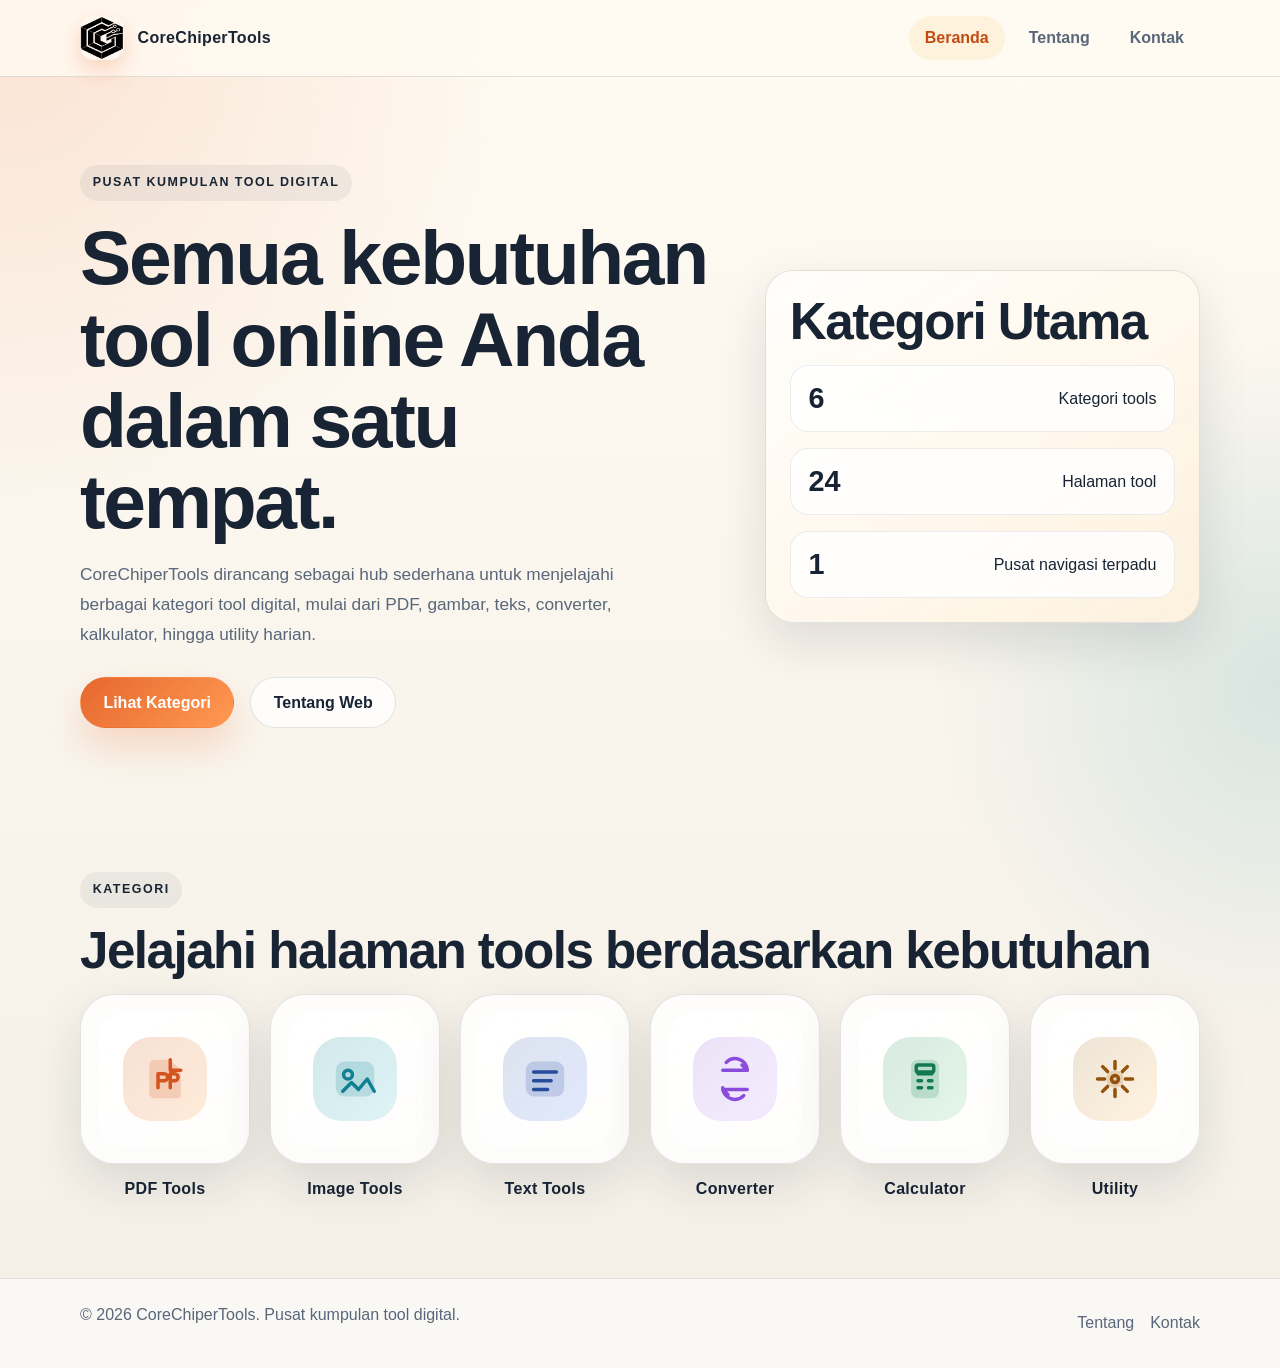
<file: index.html>
<!DOCTYPE html>
<html lang="id">
<head>
  <meta charset="UTF-8">
  <meta name="viewport" content="width=device-width, initial-scale=1.0">
  <title>CoreChiperTools | Pusat Tool Digital</title>
  <meta name="description" content="CoreChiperTools adalah pusat kumpulan tool digital dengan kategori PDF, gambar, teks, converter, kalkulator, dan utility.">
  <link rel="stylesheet" href="assets/css/style.css">
  <link rel="stylesheet" href="assets/css/index.css">
</head>
<body>
  <header class="site-header">
    <div class="container nav-wrap">
      <a class="brand" href="index.html">
        <img src="assets/images/logo.png" alt="Logo CoreChiperTools">
        <span>CoreChiperTools</span>
      </a>
      <button class="nav-toggle" type="button" aria-expanded="false" aria-label="Buka navigasi">Menu</button>
      <nav class="site-nav">
        <a href="index.html" class="active">Beranda</a>
        <a href="about.html">Tentang</a>
        <a href="contact.html">Kontak</a>
      </nav>
    </div>
  </header>

  <main>
    <section class="hero">
      <div class="container hero-grid">
        <div>
          <p class="eyebrow">Pusat Kumpulan Tool Digital</p>
          <h1>Semua kebutuhan tool online Anda dalam satu tempat.</h1>
          <p class="hero-copy">CoreChiperTools dirancang sebagai hub sederhana untuk menjelajahi berbagai kategori tool digital, mulai dari PDF, gambar, teks, converter, kalkulator, hingga utility harian.</p>
          <div class="hero-actions">
            <a class="button button-primary" href="#kategori">Lihat Kategori</a>
            <a class="button button-secondary" href="about.html">Tentang Web</a>
          </div>
        </div>
        <div class="hero-panel">
          <div class="panel-card">
            <h2>Kategori Utama</h2>
            <ul class="stat-list">
              <li><strong>6</strong><span>Kategori tools</span></li>
              <li><strong>24</strong><span>Halaman tool</span></li>
              <li><strong>1</strong><span>Pusat navigasi terpadu</span></li>
            </ul>
          </div>
        </div>
      </div>
    </section>

    <section class="section" id="kategori">
      <div class="container">
        <div class="section-heading">
          <p class="eyebrow">Kategori</p>
          <h2>Jelajahi halaman tools berdasarkan kebutuhan</h2>
        </div>
        <div class="icon-grid" aria-label="Kategori utama CoreChiperTools">
          <a class="icon-tile" href="pages/pdf.html" aria-label="PDF Tools" title="PDF Tools">
            <span class="icon-card pdf">
              <span class="icon-shape">
                <svg viewBox="0 0 64 64" aria-hidden="true"><path d="M20 10h18l12 12v30a2 2 0 0 1-2 2H20a6 6 0 0 1-6-6V16a6 6 0 0 1 6-6Z" fill="currentColor" opacity=".18"/><path d="M38 10v12h12" fill="none" stroke="currentColor" stroke-width="4" stroke-linecap="round" stroke-linejoin="round"/><path d="M24 34h7a4 4 0 1 0 0-8h-7v16m0-8h6m8-8h5a4 4 0 0 1 0 8h-5v8m0-16v16" fill="none" stroke="currentColor" stroke-width="4" stroke-linecap="round" stroke-linejoin="round"/></svg>
              </span>
            </span>
            <span class="icon-label">PDF Tools</span>
          </a>
          <a class="icon-tile" href="pages/image.html" aria-label="Image Tools" title="Image Tools">
            <span class="icon-card image">
              <span class="icon-shape">
                <svg viewBox="0 0 64 64" aria-hidden="true"><rect x="10" y="12" width="44" height="40" rx="10" fill="currentColor" opacity=".18"/><circle cx="24" cy="27" r="5" fill="none" stroke="currentColor" stroke-width="4"/><path d="m18 46 10-10 8 8 10-12 8 14" fill="none" stroke="currentColor" stroke-width="4" stroke-linecap="round" stroke-linejoin="round"/></svg>
              </span>
            </span>
            <span class="icon-label">Image Tools</span>
          </a>
          <a class="icon-tile" href="pages/text.html" aria-label="Text Tools" title="Text Tools">
            <span class="icon-card text">
              <span class="icon-shape">
                <svg viewBox="0 0 64 64" aria-hidden="true"><rect x="10" y="12" width="44" height="40" rx="10" fill="currentColor" opacity=".18"/><path d="M19 24h26M19 34h20M19 44h16" fill="none" stroke="currentColor" stroke-width="4" stroke-linecap="round"/></svg>
              </span>
            </span>
            <span class="icon-label">Text Tools</span>
          </a>
          <a class="icon-tile" href="pages/converter.html" aria-label="Converter Tools" title="Converter Tools">
            <span class="icon-card converter">
              <span class="icon-shape">
                <svg viewBox="0 0 64 64" aria-hidden="true"><path d="M18 22h28l-6-6m6 28H18l6 6" fill="none" stroke="currentColor" stroke-width="4" stroke-linecap="round" stroke-linejoin="round"/><path d="M46 22a14 14 0 0 0-24-9m-4 29a14 14 0 0 0 24 9" fill="none" stroke="currentColor" stroke-width="4" stroke-linecap="round"/></svg>
              </span>
            </span>
            <span class="icon-label">Converter</span>
          </a>
          <a class="icon-tile" href="pages/calculator.html" aria-label="Calculator Tools" title="Calculator Tools">
            <span class="icon-card calculator">
              <span class="icon-shape">
                <svg viewBox="0 0 64 64" aria-hidden="true"><rect x="16" y="10" width="32" height="44" rx="8" fill="currentColor" opacity=".18"/><rect x="22" y="16" width="20" height="8" rx="2" fill="none" stroke="currentColor" stroke-width="4"/><path d="M24 34h4m8 0h4m-16 8h4m8 0h4m-16-16h16" fill="none" stroke="currentColor" stroke-width="4" stroke-linecap="round"/></svg>
              </span>
            </span>
            <span class="icon-label">Calculator</span>
          </a>
          <a class="icon-tile" href="pages/utility.html" aria-label="Utility Tools" title="Utility Tools">
            <span class="icon-card utility">
              <span class="icon-shape">
                <svg viewBox="0 0 64 64" aria-hidden="true"><path d="M32 12v8m0 24v8m20-20h-8M20 32h-8m34.14-14.14-5.66 5.66M23.52 40.48l-5.66 5.66m0-28.28 5.66 5.66m16.96 16.96 5.66 5.66" fill="none" stroke="currentColor" stroke-width="4" stroke-linecap="round"/><circle cx="32" cy="32" r="10" fill="currentColor" opacity=".18"/><circle cx="32" cy="32" r="4" fill="none" stroke="currentColor" stroke-width="4"/></svg>
              </span>
            </span>
            <span class="icon-label">Utility</span>
          </a>
        </div>
      </div>
    </section>
  </main>

  <footer class="site-footer">
    <div class="container footer-wrap">
      <p>&copy; <span id="year"></span> CoreChiperTools. Pusat kumpulan tool digital.</p>
      <div class="footer-links">
        <a href="about.html">Tentang</a>
        <a href="contact.html">Kontak</a>
      </div>
    </div>
  </footer>

  <script src="assets/js/main.js"></script>
</body>
</html>
</file>
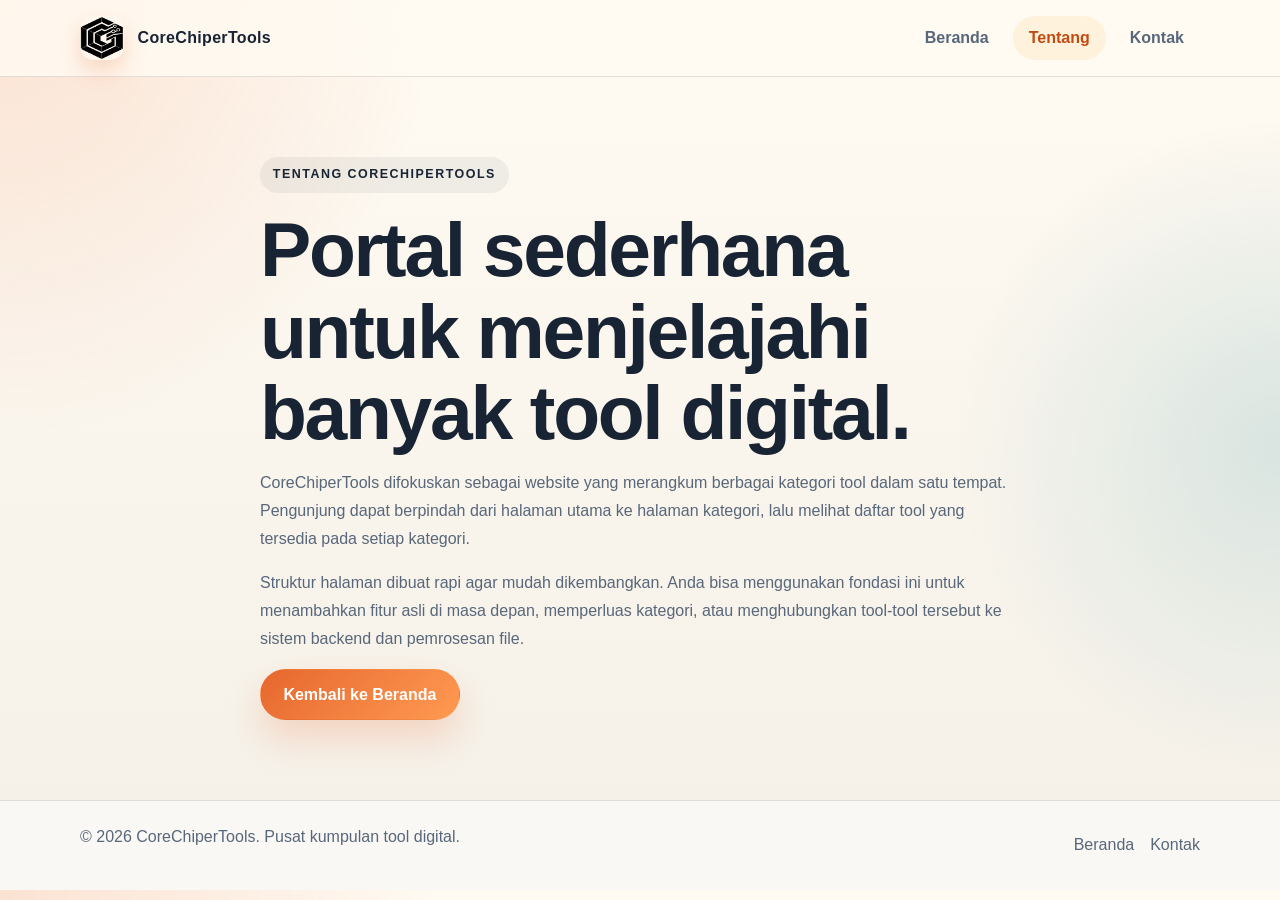
<file: about.html>
<!DOCTYPE html>
<html lang="id">
<head>
  <meta charset="UTF-8">
  <meta name="viewport" content="width=device-width, initial-scale=1.0">
  <title>Tentang | CoreChiperTools</title>
  <meta name="description" content="Tentang CoreChiperTools sebagai pusat kumpulan tool digital.">
  <link rel="stylesheet" href="assets/css/style.css">
</head>
<body>
  <header class="site-header">
    <div class="container nav-wrap">
      <a class="brand" href="index.html">
        <img src="assets/images/logo.png" alt="Logo CoreChiperTools">
        <span>CoreChiperTools</span>
      </a>
      <button class="nav-toggle" type="button" aria-expanded="false" aria-label="Buka navigasi">Menu</button>
      <nav class="site-nav">
        <a href="index.html">Beranda</a>
        <a href="about.html" class="active">Tentang</a>
        <a href="contact.html">Kontak</a>
      </nav>
    </div>
  </header>

  <main class="section">
    <div class="container narrow">
      <p class="eyebrow">Tentang CoreChiperTools</p>
      <h1>Portal sederhana untuk menjelajahi banyak tool digital.</h1>
      <p>CoreChiperTools difokuskan sebagai website yang merangkum berbagai kategori tool dalam satu tempat. Pengunjung dapat berpindah dari halaman utama ke halaman kategori, lalu melihat daftar tool yang tersedia pada setiap kategori.</p>
      <p>Struktur halaman dibuat rapi agar mudah dikembangkan. Anda bisa menggunakan fondasi ini untuk menambahkan fitur asli di masa depan, memperluas kategori, atau menghubungkan tool-tool tersebut ke sistem backend dan pemrosesan file.</p>
      <a class="button button-primary" href="index.html">Kembali ke Beranda</a>
    </div>
  </main>

  <footer class="site-footer">
    <div class="container footer-wrap">
      <p>&copy; <span id="year"></span> CoreChiperTools. Pusat kumpulan tool digital.</p>
      <div class="footer-links">
        <a href="index.html">Beranda</a>
        <a href="contact.html">Kontak</a>
      </div>
    </div>
  </footer>

  <script src="assets/js/main.js"></script>
</body>
</html>
</file>
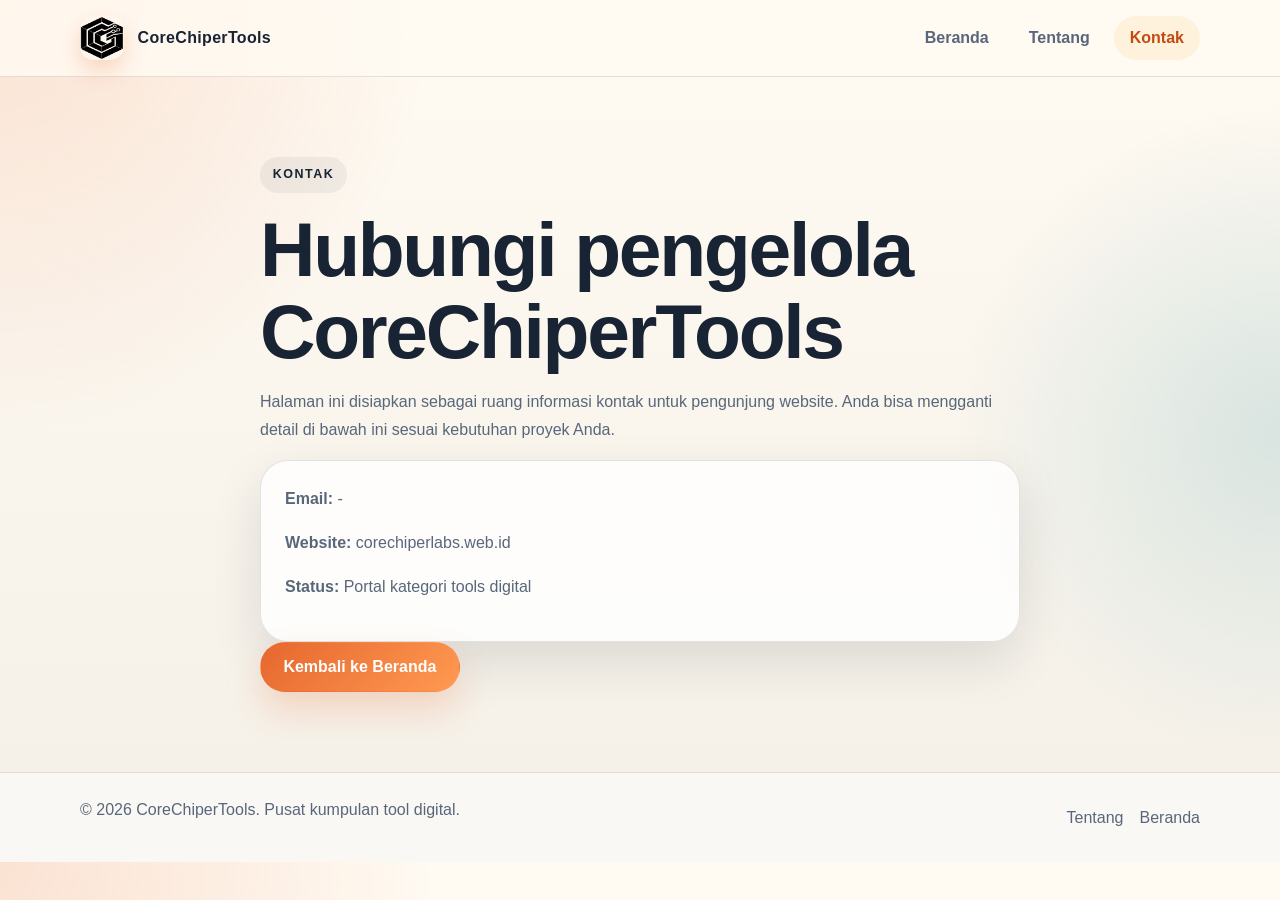
<file: contact.html>
<!DOCTYPE html>
<html lang="id">
<head>
  <meta charset="UTF-8">
  <meta name="viewport" content="width=device-width, initial-scale=1.0">
  <title>Kontak | CoreChiperTools</title>
  <meta name="description" content="Halaman kontak CoreChiperTools.">
  <link rel="stylesheet" href="assets/css/style.css">
</head>
<body>
  <header class="site-header">
    <div class="container nav-wrap">
      <a class="brand" href="index.html">
        <img src="assets/images/logo.png" alt="Logo CoreChiperTools">
        <span>CoreChiperTools</span>
      </a>
      <button class="nav-toggle" type="button" aria-expanded="false" aria-label="Buka navigasi">Menu</button>
      <nav class="site-nav">
        <a href="index.html">Beranda</a>
        <a href="about.html">Tentang</a>
        <a href="contact.html" class="active">Kontak</a>
      </nav>
    </div>
  </header>

  <main class="section">
    <div class="container narrow">
      <p class="eyebrow">Kontak</p>
      <h1>Hubungi pengelola CoreChiperTools</h1>
      <p>Halaman ini disiapkan sebagai ruang informasi kontak untuk pengunjung website. Anda bisa mengganti detail di bawah ini sesuai kebutuhan proyek Anda.</p>
      <div class="info-card">
        <p><strong>Email:</strong> -</p>
        <p><strong>Website:</strong> corechiperlabs.web.id</p>
        <p><strong>Status:</strong> Portal kategori tools digital</p>
      </div>
      <a class="button button-primary" href="index.html">Kembali ke Beranda</a>
    </div>
  </main>

  <footer class="site-footer">
    <div class="container footer-wrap">
      <p>&copy; <span id="year"></span> CoreChiperTools. Pusat kumpulan tool digital.</p>
      <div class="footer-links">
        <a href="about.html">Tentang</a>
        <a href="index.html">Beranda</a>
      </div>
    </div>
  </footer>

  <script src="assets/js/main.js"></script>
</body>
</html>
</file>
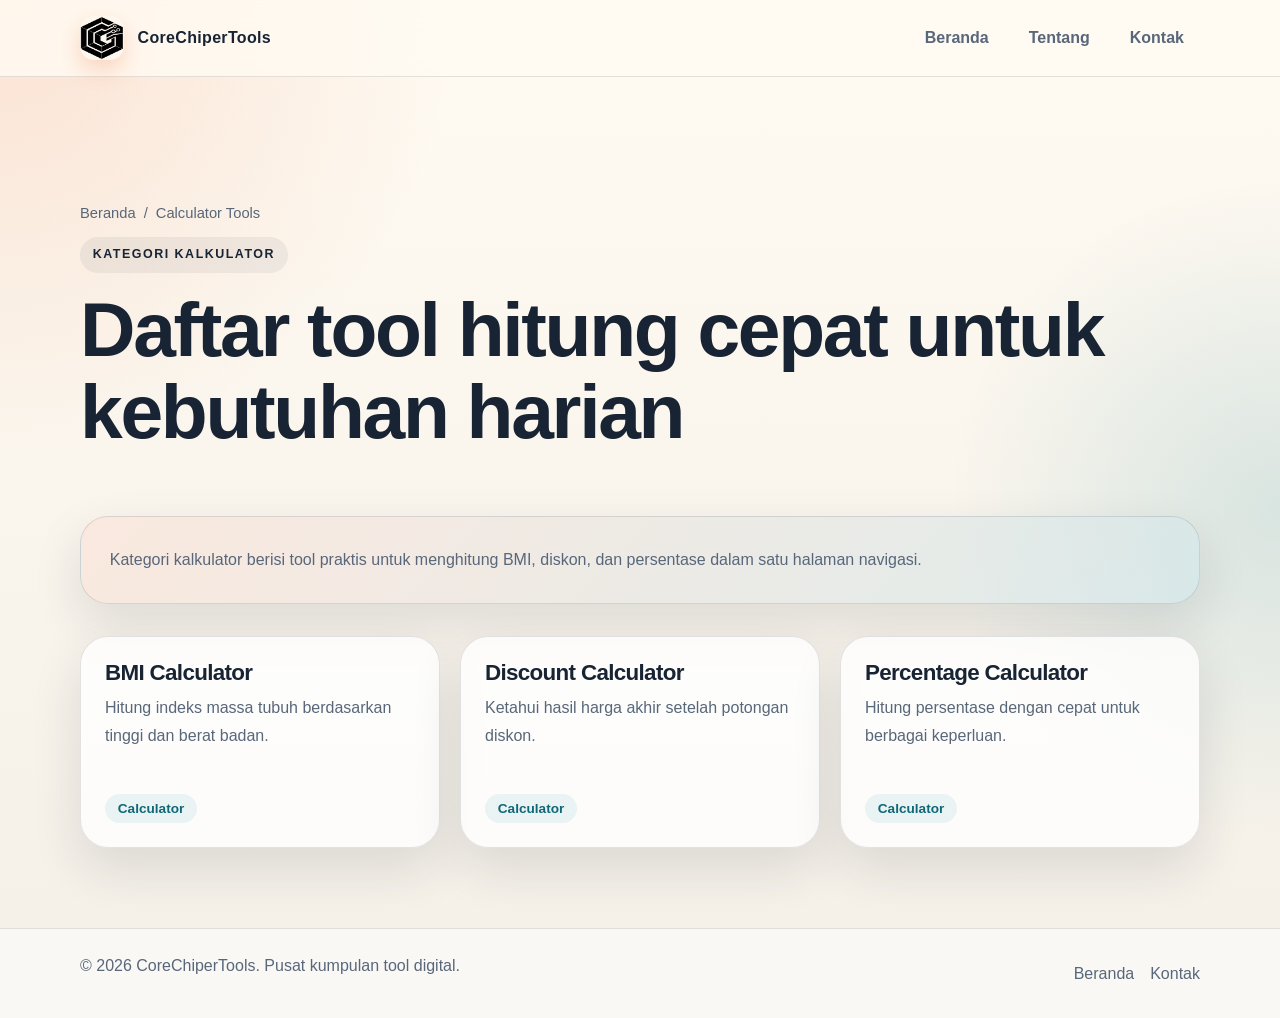
<file: pages/calculator.html>
<!DOCTYPE html>
<html lang="id">
<head>
  <meta charset="UTF-8">
  <meta name="viewport" content="width=device-width, initial-scale=1.0">
  <title>Calculator Tools | CoreChiperTools</title>
  <link rel="stylesheet" href="../assets/css/style.css">
  <link rel="stylesheet" href="../assets/css/pdf.css">
</head>
<body>
  <header class="site-header">
    <div class="container nav-wrap">
      <a class="brand" href="../index.html"><img src="../assets/images/logo.png" alt="Logo CoreChiperTools"><span>CoreChiperTools</span></a>
      <button class="nav-toggle" type="button" aria-expanded="false" aria-label="Buka navigasi">Menu</button>
      <nav class="site-nav"><a href="../index.html">Beranda</a><a href="../about.html">Tentang</a><a href="../contact.html">Kontak</a></nav>
    </div>
  </header>
  <main class="section"><div class="container"><div class="page-header"><div class="breadcrumbs"><a href="../index.html">Beranda</a><span>/</span><span>Calculator Tools</span></div><p class="eyebrow">Kategori Kalkulator</p><h1>Daftar tool hitung cepat untuk kebutuhan harian</h1></div><div class="category-banner"><p>Kategori kalkulator berisi tool praktis untuk menghitung BMI, diskon, dan persentase dalam satu halaman navigasi.</p></div><div class="tool-grid"><a class="tool-card" href="../tools/calculator/bmi.html"><h3>BMI Calculator</h3><p>Hitung indeks massa tubuh berdasarkan tinggi dan berat badan.</p><span class="tool-meta">Calculator</span></a><a class="tool-card" href="../tools/calculator/discount.html"><h3>Discount Calculator</h3><p>Ketahui hasil harga akhir setelah potongan diskon.</p><span class="tool-meta">Calculator</span></a><a class="tool-card" href="../tools/calculator/percentage.html"><h3>Percentage Calculator</h3><p>Hitung persentase dengan cepat untuk berbagai keperluan.</p><span class="tool-meta">Calculator</span></a></div></div></main>
  <footer class="site-footer"><div class="container footer-wrap"><p>&copy; <span id="year"></span> CoreChiperTools. Pusat kumpulan tool digital.</p><div class="footer-links"><a href="../index.html">Beranda</a><a href="../contact.html">Kontak</a></div></div></footer>
  <script src="../assets/js/main.js"></script><script src="../assets/js/pdf.js"></script>
</body>
</html>
</file>
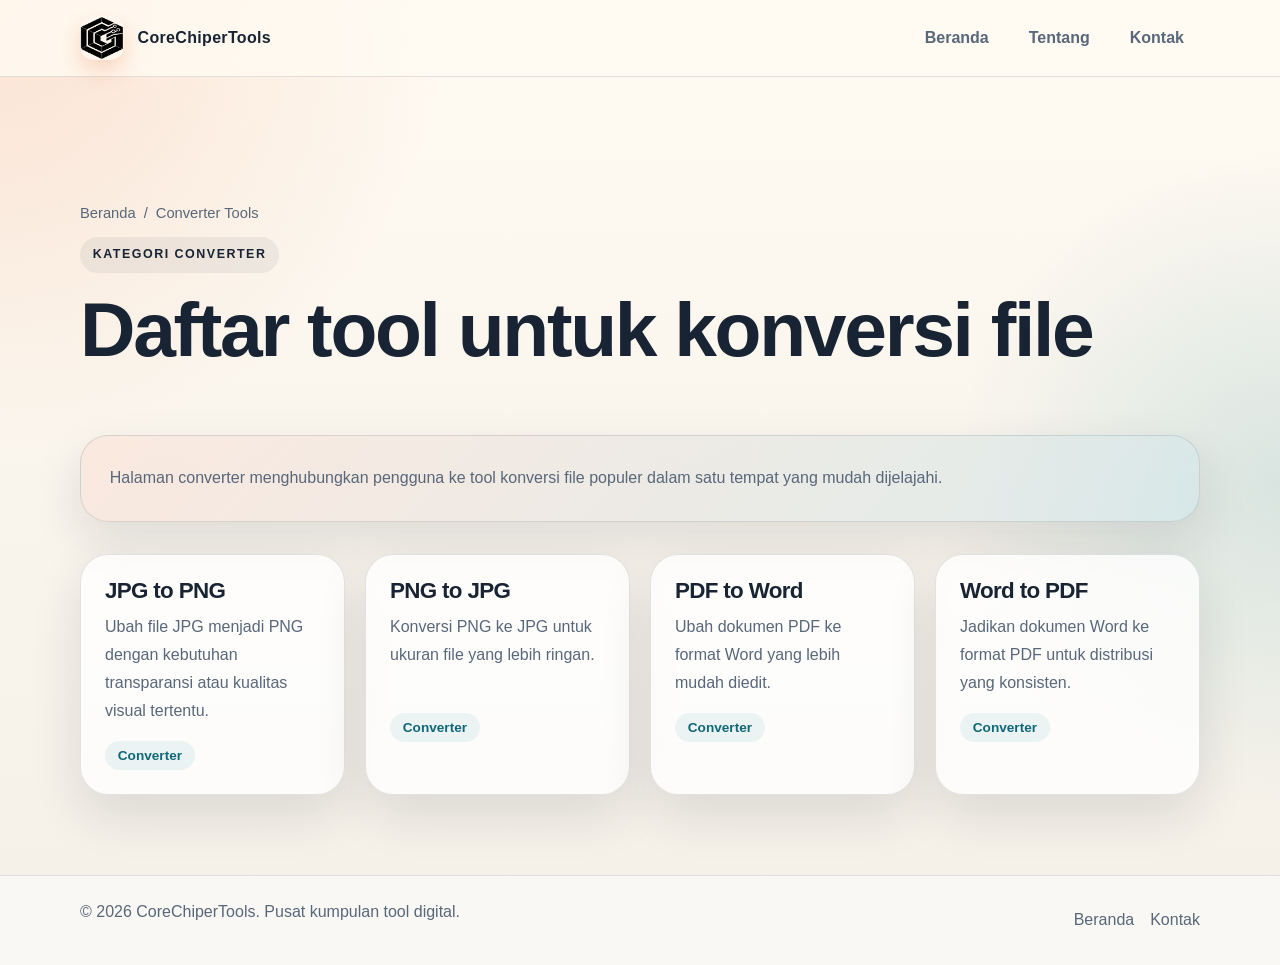
<file: pages/converter.html>
<!DOCTYPE html>
<html lang="id">
<head>
  <meta charset="UTF-8">
  <meta name="viewport" content="width=device-width, initial-scale=1.0">
  <title>Converter Tools | CoreChiperTools</title>
  <link rel="stylesheet" href="../assets/css/style.css">
  <link rel="stylesheet" href="../assets/css/pdf.css">
</head>
<body>
  <header class="site-header">
    <div class="container nav-wrap">
      <a class="brand" href="../index.html"><img src="../assets/images/logo.png" alt="Logo CoreChiperTools"><span>CoreChiperTools</span></a>
      <button class="nav-toggle" type="button" aria-expanded="false" aria-label="Buka navigasi">Menu</button>
      <nav class="site-nav"><a href="../index.html">Beranda</a><a href="../about.html">Tentang</a><a href="../contact.html">Kontak</a></nav>
    </div>
  </header>
  <main class="section"><div class="container"><div class="page-header"><div class="breadcrumbs"><a href="../index.html">Beranda</a><span>/</span><span>Converter Tools</span></div><p class="eyebrow">Kategori Converter</p><h1>Daftar tool untuk konversi file</h1></div><div class="category-banner"><p>Halaman converter menghubungkan pengguna ke tool konversi file populer dalam satu tempat yang mudah dijelajahi.</p></div><div class="tool-grid"><a class="tool-card" href="../tools/converter/jpg-to-png.html"><h3>JPG to PNG</h3><p>Ubah file JPG menjadi PNG dengan kebutuhan transparansi atau kualitas visual tertentu.</p><span class="tool-meta">Converter</span></a><a class="tool-card" href="../tools/converter/png-to-jpg.html"><h3>PNG to JPG</h3><p>Konversi PNG ke JPG untuk ukuran file yang lebih ringan.</p><span class="tool-meta">Converter</span></a><a class="tool-card" href="../tools/converter/pdf-to-word.html"><h3>PDF to Word</h3><p>Ubah dokumen PDF ke format Word yang lebih mudah diedit.</p><span class="tool-meta">Converter</span></a><a class="tool-card" href="../tools/converter/word-to-pdf.html"><h3>Word to PDF</h3><p>Jadikan dokumen Word ke format PDF untuk distribusi yang konsisten.</p><span class="tool-meta">Converter</span></a></div></div></main>
  <footer class="site-footer"><div class="container footer-wrap"><p>&copy; <span id="year"></span> CoreChiperTools. Pusat kumpulan tool digital.</p><div class="footer-links"><a href="../index.html">Beranda</a><a href="../contact.html">Kontak</a></div></div></footer>
  <script src="../assets/js/main.js"></script><script src="../assets/js/pdf.js"></script>
</body>
</html>
</file>
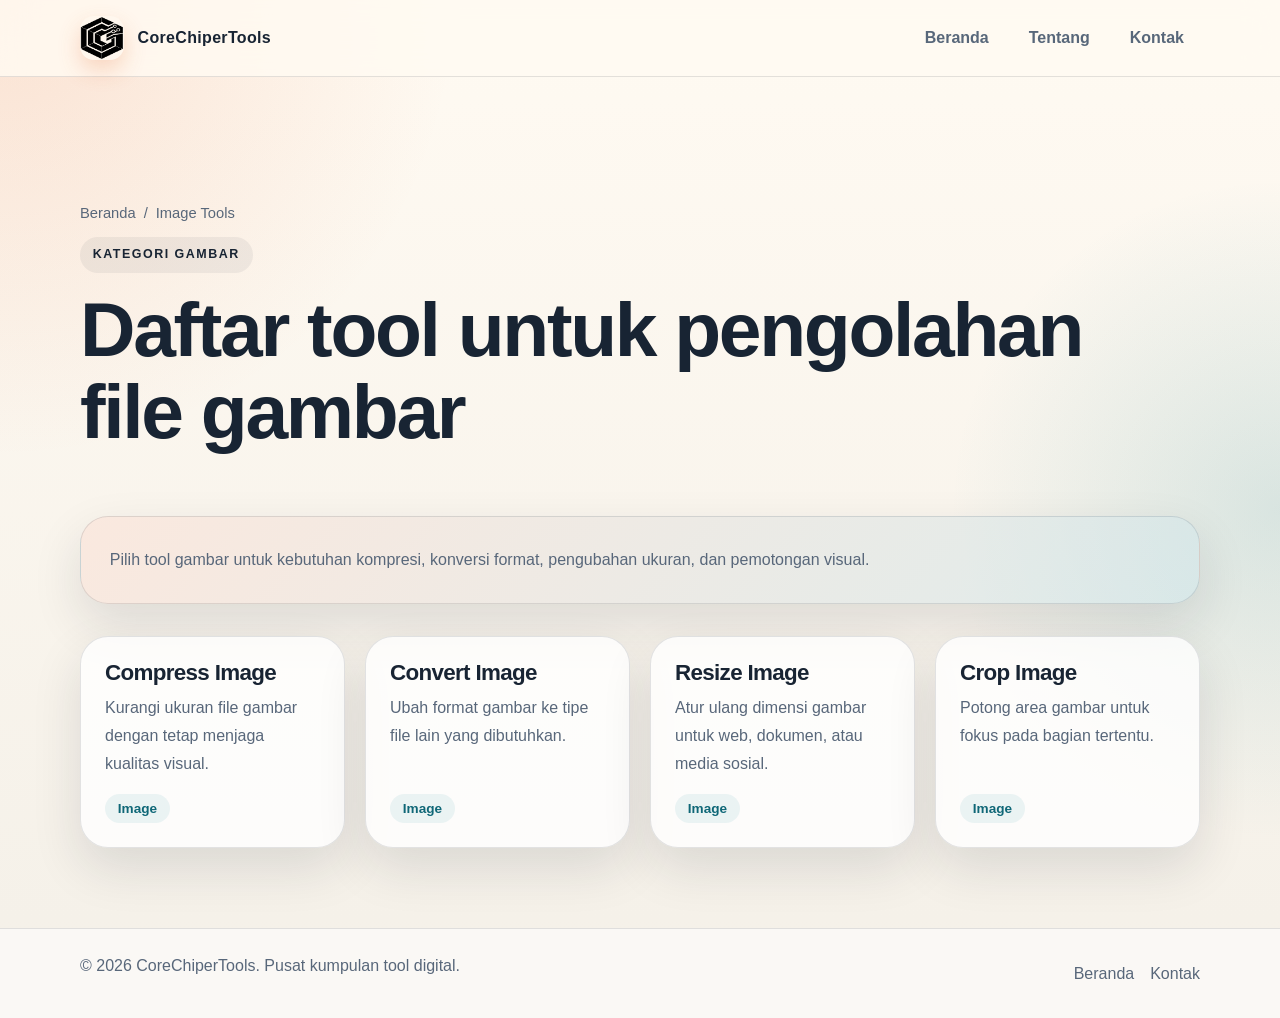
<file: pages/image.html>
<!DOCTYPE html>
<html lang="id">
<head>
  <meta charset="UTF-8">
  <meta name="viewport" content="width=device-width, initial-scale=1.0">
  <title>Image Tools | CoreChiperTools</title>
  <link rel="stylesheet" href="../assets/css/style.css">
  <link rel="stylesheet" href="../assets/css/pdf.css">
</head>
<body>
  <header class="site-header">
    <div class="container nav-wrap">
      <a class="brand" href="../index.html"><img src="../assets/images/logo.png" alt="Logo CoreChiperTools"><span>CoreChiperTools</span></a>
      <button class="nav-toggle" type="button" aria-expanded="false" aria-label="Buka navigasi">Menu</button>
      <nav class="site-nav"><a href="../index.html">Beranda</a><a href="../about.html">Tentang</a><a href="../contact.html">Kontak</a></nav>
    </div>
  </header>
  <main class="section"><div class="container"><div class="page-header"><div class="breadcrumbs"><a href="../index.html">Beranda</a><span>/</span><span>Image Tools</span></div><p class="eyebrow">Kategori Gambar</p><h1>Daftar tool untuk pengolahan file gambar</h1></div><div class="category-banner"><p>Pilih tool gambar untuk kebutuhan kompresi, konversi format, pengubahan ukuran, dan pemotongan visual.</p></div><div class="tool-grid"><a class="tool-card" href="../tools/image/compress-image.html"><h3>Compress Image</h3><p>Kurangi ukuran file gambar dengan tetap menjaga kualitas visual.</p><span class="tool-meta">Image</span></a><a class="tool-card" href="../tools/image/convert-image.html"><h3>Convert Image</h3><p>Ubah format gambar ke tipe file lain yang dibutuhkan.</p><span class="tool-meta">Image</span></a><a class="tool-card" href="../tools/image/resize-image.html"><h3>Resize Image</h3><p>Atur ulang dimensi gambar untuk web, dokumen, atau media sosial.</p><span class="tool-meta">Image</span></a><a class="tool-card" href="../tools/image/crop-image.html"><h3>Crop Image</h3><p>Potong area gambar untuk fokus pada bagian tertentu.</p><span class="tool-meta">Image</span></a></div></div></main>
  <footer class="site-footer"><div class="container footer-wrap"><p>&copy; <span id="year"></span> CoreChiperTools. Pusat kumpulan tool digital.</p><div class="footer-links"><a href="../index.html">Beranda</a><a href="../contact.html">Kontak</a></div></div></footer>
  <script src="../assets/js/main.js"></script><script src="../assets/js/pdf.js"></script>
</body>
</html>
</file>
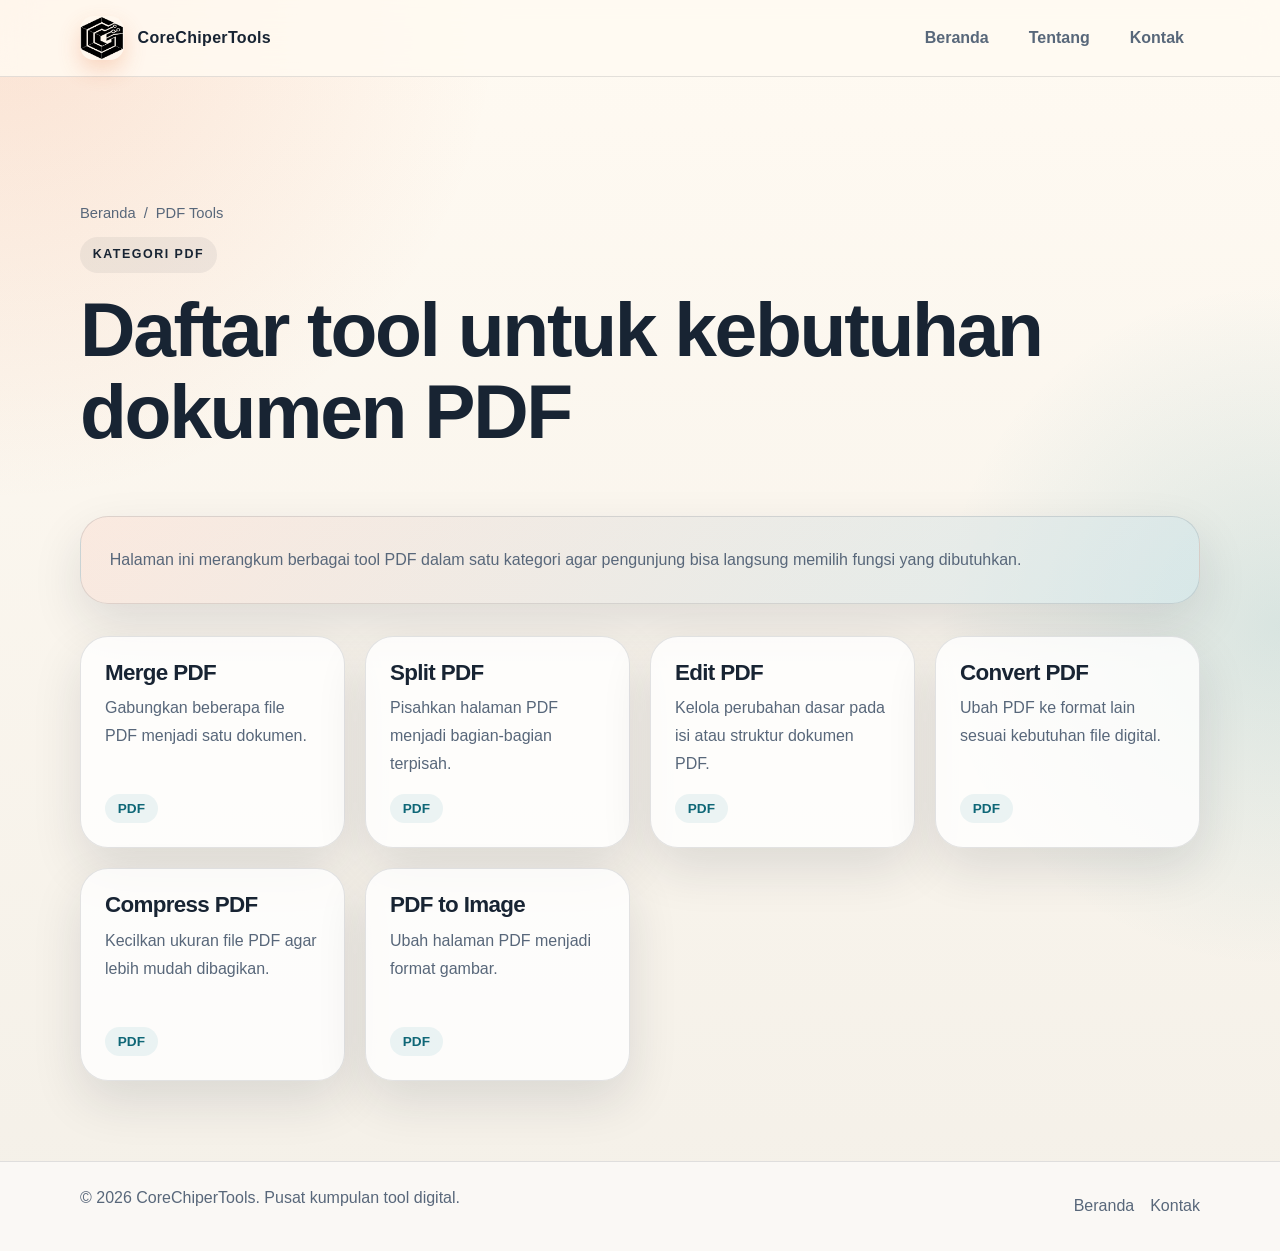
<file: pages/pdf.html>
<!DOCTYPE html>
<html lang="id">
<head>
  <meta charset="UTF-8">
  <meta name="viewport" content="width=device-width, initial-scale=1.0">
  <title>PDF Tools | CoreChiperTools</title>
  <link rel="stylesheet" href="../assets/css/style.css">
  <link rel="stylesheet" href="../assets/css/pdf.css">
</head>
<body>
  <header class="site-header">
    <div class="container nav-wrap">
      <a class="brand" href="../index.html"><img src="../assets/images/logo.png" alt="Logo CoreChiperTools"><span>CoreChiperTools</span></a>
      <button class="nav-toggle" type="button" aria-expanded="false" aria-label="Buka navigasi">Menu</button>
      <nav class="site-nav"><a href="../index.html">Beranda</a><a href="../about.html">Tentang</a><a href="../contact.html">Kontak</a></nav>
    </div>
  </header>
  <main class="section"><div class="container"><div class="page-header"><div class="breadcrumbs"><a href="../index.html">Beranda</a><span>/</span><span>PDF Tools</span></div><p class="eyebrow">Kategori PDF</p><h1>Daftar tool untuk kebutuhan dokumen PDF</h1></div><div class="category-banner"><p>Halaman ini merangkum berbagai tool PDF dalam satu kategori agar pengunjung bisa langsung memilih fungsi yang dibutuhkan.</p></div><div class="tool-grid"><a class="tool-card" href="../tools/pdf/merge-pdf.html"><h3>Merge PDF</h3><p>Gabungkan beberapa file PDF menjadi satu dokumen.</p><span class="tool-meta">PDF</span></a><a class="tool-card" href="../tools/pdf/split-pdf.html"><h3>Split PDF</h3><p>Pisahkan halaman PDF menjadi bagian-bagian terpisah.</p><span class="tool-meta">PDF</span></a><a class="tool-card" href="../tools/pdf/edit-pdf.html"><h3>Edit PDF</h3><p>Kelola perubahan dasar pada isi atau struktur dokumen PDF.</p><span class="tool-meta">PDF</span></a><a class="tool-card" href="../tools/pdf/convert-pdf.html"><h3>Convert PDF</h3><p>Ubah PDF ke format lain sesuai kebutuhan file digital.</p><span class="tool-meta">PDF</span></a><a class="tool-card" href="../tools/pdf/compress-pdf.html"><h3>Compress PDF</h3><p>Kecilkan ukuran file PDF agar lebih mudah dibagikan.</p><span class="tool-meta">PDF</span></a><a class="tool-card" href="../tools/pdf/pdf-to-image.html"><h3>PDF to Image</h3><p>Ubah halaman PDF menjadi format gambar.</p><span class="tool-meta">PDF</span></a></div></div></main>
  <footer class="site-footer"><div class="container footer-wrap"><p>&copy; <span id="year"></span> CoreChiperTools. Pusat kumpulan tool digital.</p><div class="footer-links"><a href="../index.html">Beranda</a><a href="../contact.html">Kontak</a></div></div></footer>
  <script src="../assets/js/main.js"></script><script src="../assets/js/pdf.js"></script>
</body>
</html>
</file>
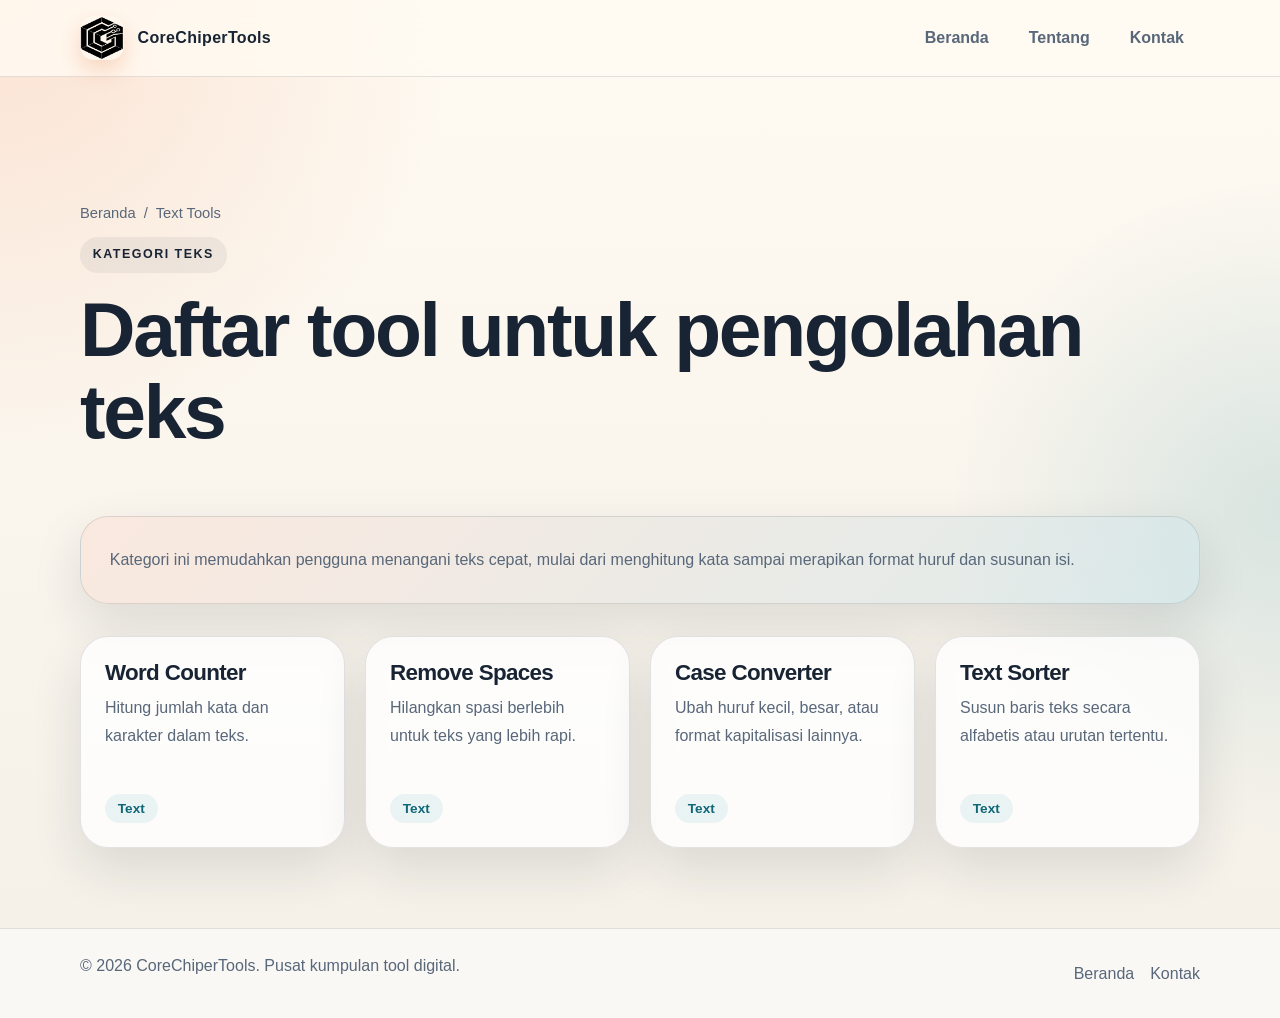
<file: pages/text.html>
<!DOCTYPE html>
<html lang="id">
<head>
  <meta charset="UTF-8">
  <meta name="viewport" content="width=device-width, initial-scale=1.0">
  <title>Text Tools | CoreChiperTools</title>
  <link rel="stylesheet" href="../assets/css/style.css">
  <link rel="stylesheet" href="../assets/css/pdf.css">
</head>
<body>
  <header class="site-header">
    <div class="container nav-wrap">
      <a class="brand" href="../index.html"><img src="../assets/images/logo.png" alt="Logo CoreChiperTools"><span>CoreChiperTools</span></a>
      <button class="nav-toggle" type="button" aria-expanded="false" aria-label="Buka navigasi">Menu</button>
      <nav class="site-nav"><a href="../index.html">Beranda</a><a href="../about.html">Tentang</a><a href="../contact.html">Kontak</a></nav>
    </div>
  </header>
  <main class="section"><div class="container"><div class="page-header"><div class="breadcrumbs"><a href="../index.html">Beranda</a><span>/</span><span>Text Tools</span></div><p class="eyebrow">Kategori Teks</p><h1>Daftar tool untuk pengolahan teks</h1></div><div class="category-banner"><p>Kategori ini memudahkan pengguna menangani teks cepat, mulai dari menghitung kata sampai merapikan format huruf dan susunan isi.</p></div><div class="tool-grid"><a class="tool-card" href="../tools/text/word-counter.html"><h3>Word Counter</h3><p>Hitung jumlah kata dan karakter dalam teks.</p><span class="tool-meta">Text</span></a><a class="tool-card" href="../tools/text/remove-spaces.html"><h3>Remove Spaces</h3><p>Hilangkan spasi berlebih untuk teks yang lebih rapi.</p><span class="tool-meta">Text</span></a><a class="tool-card" href="../tools/text/case-converter.html"><h3>Case Converter</h3><p>Ubah huruf kecil, besar, atau format kapitalisasi lainnya.</p><span class="tool-meta">Text</span></a><a class="tool-card" href="../tools/text/text-sorter.html"><h3>Text Sorter</h3><p>Susun baris teks secara alfabetis atau urutan tertentu.</p><span class="tool-meta">Text</span></a></div></div></main>
  <footer class="site-footer"><div class="container footer-wrap"><p>&copy; <span id="year"></span> CoreChiperTools. Pusat kumpulan tool digital.</p><div class="footer-links"><a href="../index.html">Beranda</a><a href="../contact.html">Kontak</a></div></div></footer>
  <script src="../assets/js/main.js"></script><script src="../assets/js/pdf.js"></script>
</body>
</html>
</file>
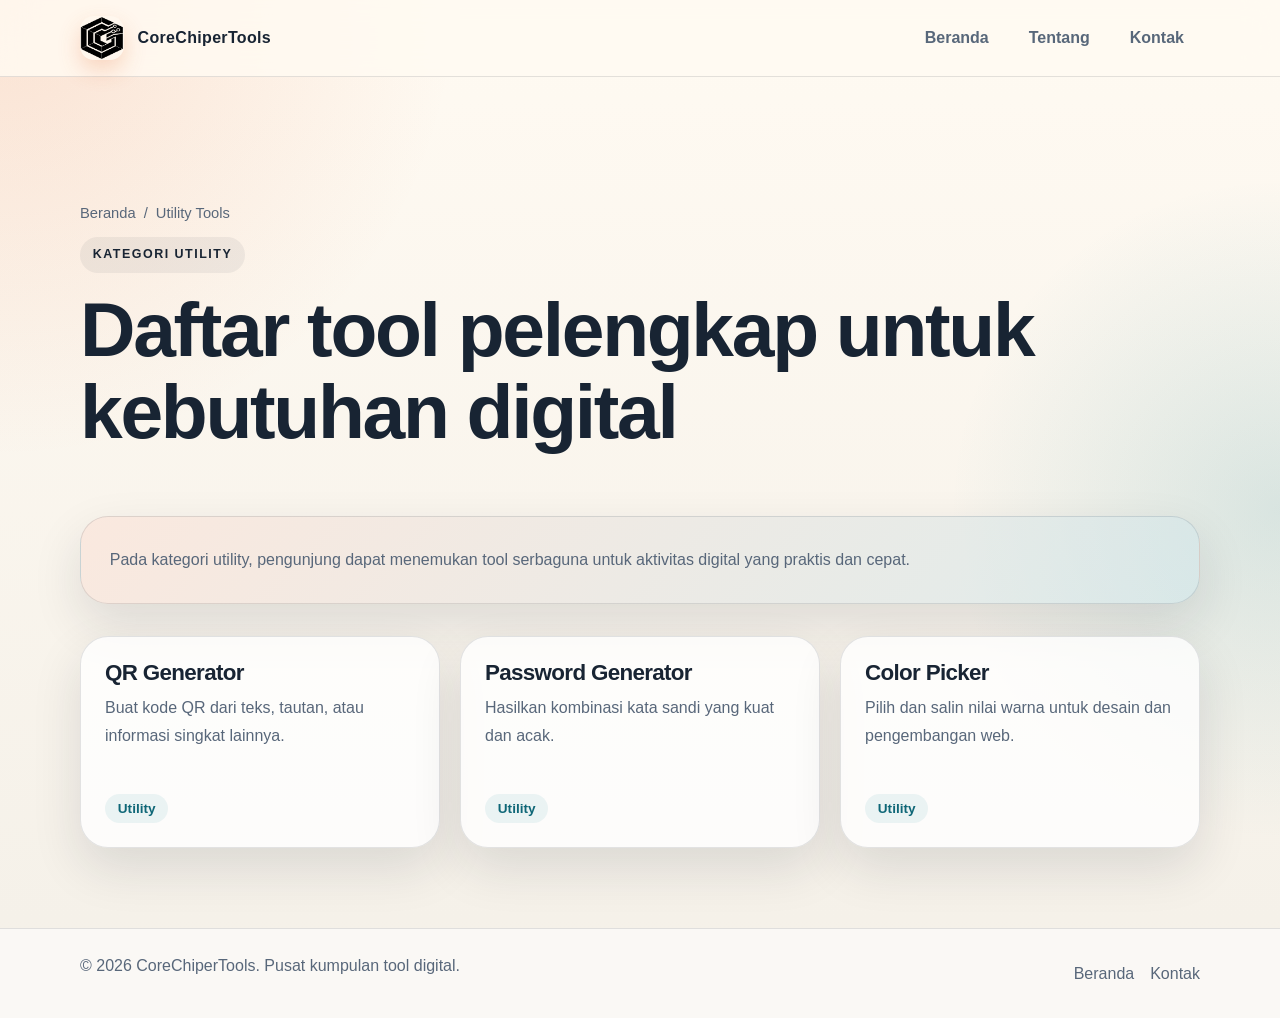
<file: pages/utility.html>
<!DOCTYPE html>
<html lang="id">
<head>
  <meta charset="UTF-8">
  <meta name="viewport" content="width=device-width, initial-scale=1.0">
  <title>Utility Tools | CoreChiperTools</title>
  <link rel="stylesheet" href="../assets/css/style.css">
  <link rel="stylesheet" href="../assets/css/pdf.css">
</head>
<body>
  <header class="site-header">
    <div class="container nav-wrap">
      <a class="brand" href="../index.html"><img src="../assets/images/logo.png" alt="Logo CoreChiperTools"><span>CoreChiperTools</span></a>
      <button class="nav-toggle" type="button" aria-expanded="false" aria-label="Buka navigasi">Menu</button>
      <nav class="site-nav"><a href="../index.html">Beranda</a><a href="../about.html">Tentang</a><a href="../contact.html">Kontak</a></nav>
    </div>
  </header>
  <main class="section"><div class="container"><div class="page-header"><div class="breadcrumbs"><a href="../index.html">Beranda</a><span>/</span><span>Utility Tools</span></div><p class="eyebrow">Kategori Utility</p><h1>Daftar tool pelengkap untuk kebutuhan digital</h1></div><div class="category-banner"><p>Pada kategori utility, pengunjung dapat menemukan tool serbaguna untuk aktivitas digital yang praktis dan cepat.</p></div><div class="tool-grid"><a class="tool-card" href="../tools/utility/qr-generator.html"><h3>QR Generator</h3><p>Buat kode QR dari teks, tautan, atau informasi singkat lainnya.</p><span class="tool-meta">Utility</span></a><a class="tool-card" href="../tools/utility/password-generator.html"><h3>Password Generator</h3><p>Hasilkan kombinasi kata sandi yang kuat dan acak.</p><span class="tool-meta">Utility</span></a><a class="tool-card" href="../tools/utility/color-picker.html"><h3>Color Picker</h3><p>Pilih dan salin nilai warna untuk desain dan pengembangan web.</p><span class="tool-meta">Utility</span></a></div></div></main>
  <footer class="site-footer"><div class="container footer-wrap"><p>&copy; <span id="year"></span> CoreChiperTools. Pusat kumpulan tool digital.</p><div class="footer-links"><a href="../index.html">Beranda</a><a href="../contact.html">Kontak</a></div></div></footer>
  <script src="../assets/js/main.js"></script><script src="../assets/js/pdf.js"></script>
</body>
</html>
</file>
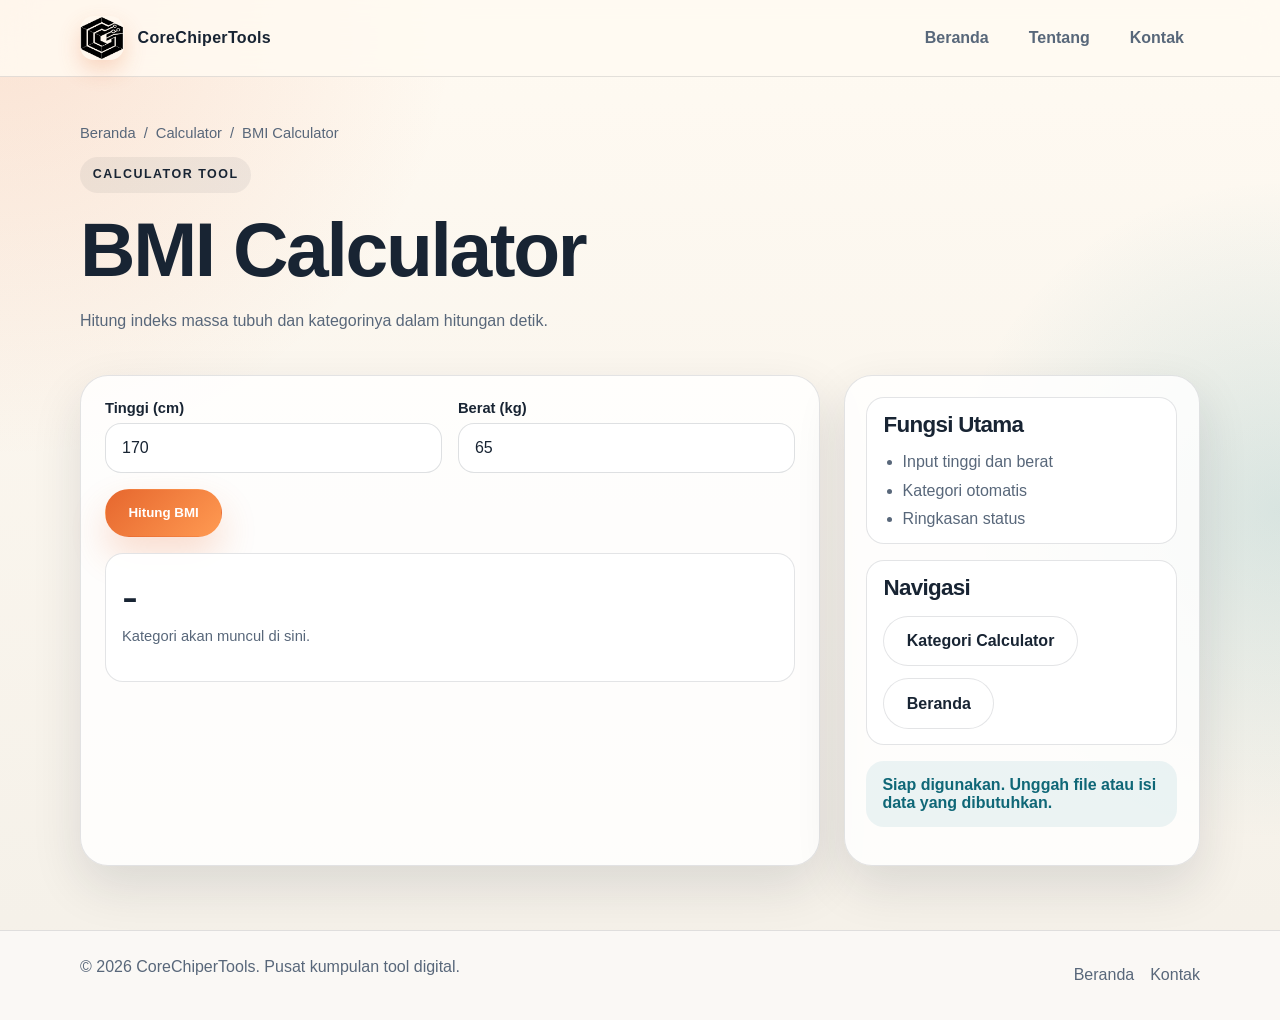
<file: tools/calculator/bmi.html>
<!DOCTYPE html>
<html lang="id">
<head>
  <meta charset="UTF-8">
  <meta name="viewport" content="width=device-width, initial-scale=1.0">
  <title>CoreChiperTools</title>
  <link rel="stylesheet" href="../../assets/css/style.css">
  <link rel="stylesheet" href="../../assets/css/tools.css">
</head>
<body>
  <header class="site-header">
    <div class="container nav-wrap">
      <a class="brand" href="../../index.html">
        <img src="../../assets/images/logo.png" alt="Logo CoreChiperTools">
        <span>CoreChiperTools</span>
      </a>
      <button class="nav-toggle" type="button" aria-expanded="false" aria-label="Buka navigasi">Menu</button>
      <nav class="site-nav">
        <a href="../../index.html">Beranda</a>
        <a href="../../about.html">Tentang</a>
        <a href="../../contact.html">Kontak</a>
      </nav>
    </div>
  </header>

  <main class="container">
    <div id="tool-app"></div>
  </main>

  <footer class="site-footer">
    <div class="container footer-wrap">
      <p>&copy; <span id="year"></span> CoreChiperTools. Pusat kumpulan tool digital.</p>
      <div class="footer-links">
        <a href="../../index.html">Beranda</a>
        <a href="../../contact.html">Kontak</a>
      </div>
    </div>
  </footer>

  <script src="../../assets/js/main.js"></script>
  <script src="../../assets/js/toolkit-runner.js"></script>
</body>
</html>
</file>
<file: assets/css/style.css>
:root {
  --bg: #f4f0e8;
  --surface: rgba(255, 255, 255, 0.78);
  --surface-strong: #ffffff;
  --line: rgba(25, 38, 52, 0.12);
  --text: #182433;
  --muted: #58677a;
  --accent: #e6672e;
  --accent-dark: #c34b12;
  --accent-soft: #fff2dd;
  --shadow: 0 20px 50px rgba(24, 36, 51, 0.12);
  --radius-lg: 28px;
  --radius-md: 18px;
  --radius-sm: 12px;
  --container: 1120px;
  --font-display: "Aptos Display", "Segoe UI Variable Display", "Trebuchet MS", sans-serif;
  --font-body: "Aptos", "Segoe UI", sans-serif;
}

* { box-sizing: border-box; }
html { scroll-behavior: smooth; }

body {
  margin: 0;
  font-family: var(--font-body);
  color: var(--text);
  background:
    radial-gradient(circle at top left, rgba(230, 103, 46, 0.16), transparent 28%),
    radial-gradient(circle at right, rgba(17, 128, 148, 0.14), transparent 24%),
    linear-gradient(180deg, #fffaf2 0%, #f4f0e8 100%);
  overflow-x: hidden;
}

img { max-width: 100%; display: block; }
a { color: inherit; text-decoration: none; }

.container { width: min(100% - 2rem, var(--container)); margin: 0 auto; }
.narrow { max-width: 760px; }
.section { padding: 5rem 0; }

.site-header {
  position: sticky;
  top: 0;
  z-index: 20;
  backdrop-filter: blur(16px);
  background: rgba(255, 250, 242, 0.82);
  border-bottom: 1px solid var(--line);
}

.nav-wrap {
  display: flex;
  align-items: center;
  justify-content: space-between;
  gap: 1rem;
  padding: 1rem 0;
}

.brand {
  display: inline-flex;
  align-items: center;
  gap: 0.85rem;
  font-family: var(--font-display);
  font-weight: 700;
  letter-spacing: 0.02em;
}

.brand img {
  width: 44px;
  height: 44px;
  border-radius: 14px;
  box-shadow: 0 10px 22px rgba(230, 103, 46, 0.24);
}

.site-nav { display: flex; gap: 0.5rem; }
.site-nav a, .button { transition: 180ms ease; }

.site-nav a {
  padding: 0.8rem 1rem;
  border-radius: 999px;
  color: var(--muted);
  font-weight: 600;
}

.site-nav a:hover,
.site-nav a.active {
  background: var(--accent-soft);
  color: var(--accent-dark);
}

.nav-toggle {
  display: none;
  border: 0;
  background: var(--accent-soft);
  color: var(--accent-dark);
  font: inherit;
  font-weight: 700;
  padding: 0.75rem 1rem;
  border-radius: 999px;
}

h1, h2, h3 {
  font-family: var(--font-display);
  line-height: 1.06;
  letter-spacing: -0.03em;
  margin: 0 0 1rem;
}

h1 { font-size: clamp(2.6rem, 6vw, 4.8rem); }
h2 { font-size: clamp(2rem, 4vw, 3.2rem); }
h3 { font-size: 1.4rem; }

p {
  margin: 0 0 1rem;
  color: var(--muted);
  line-height: 1.75;
}

.eyebrow {
  display: inline-flex;
  padding: 0.45rem 0.8rem;
  border-radius: 999px;
  background: rgba(24, 36, 51, 0.06);
  color: var(--text);
  text-transform: uppercase;
  letter-spacing: 0.12em;
  font-size: 0.78rem;
  font-weight: 700;
}

.button {
  display: inline-flex;
  align-items: center;
  justify-content: center;
  gap: 0.5rem;
  padding: 0.95rem 1.4rem;
  border-radius: 999px;
  font-weight: 700;
  border: 1px solid transparent;
}

.button:hover { transform: translateY(-2px); }
.button-primary { background: linear-gradient(135deg, var(--accent) 0%, #ff9a52 100%); color: #fff; box-shadow: 0 18px 36px rgba(230, 103, 46, 0.22); }
.button-secondary { background: var(--surface); border-color: var(--line); }

.section-heading,
.footer-wrap,
.two-column,
.tool-hero,
.tool-content,
.breadcrumbs,
.page-header { animation: rise 600ms ease both; }

.card-grid,
.tool-grid { display: grid; gap: 1.25rem; }
.card-grid { grid-template-columns: repeat(auto-fit, minmax(240px, 1fr)); }

.icon-grid {
  display: grid;
  grid-template-columns: repeat(auto-fit, minmax(150px, 1fr));
  gap: 1.25rem;
}

.icon-tile {
  display: grid;
  gap: 0.9rem;
  justify-items: center;
  text-align: center;
  min-width: 0;
}

.feature-card,
.tool-card,
.info-card,
.panel-card {
  background: var(--surface);
  border: 1px solid var(--line);
  border-radius: var(--radius-lg);
  padding: 1.5rem;
  box-shadow: var(--shadow);
}

.feature-card:hover,
.tool-card:hover {
  transform: translateY(-4px);
  border-color: rgba(230, 103, 46, 0.3);
}

.icon-card {
  aspect-ratio: 1 / 1;
  display: grid;
  place-items: center;
  background: rgba(255, 255, 255, 0.8);
  border: 1px solid var(--line);
  border-radius: calc(var(--radius-lg) + 6px);
  box-shadow: var(--shadow);
  position: relative;
  overflow: hidden;
  transition: transform 180ms ease, border-color 180ms ease, box-shadow 180ms ease;
  width: 100%;
}

.icon-card::before {
  content: "";
  position: absolute;
  inset: 10%;
  border-radius: 28px;
  background: linear-gradient(145deg, rgba(255, 255, 255, 0.9), rgba(255, 255, 255, 0.42));
  border: 1px solid rgba(255, 255, 255, 0.8);
}

.icon-card:hover {
  transform: translateY(-6px) scale(1.01);
  border-color: rgba(230, 103, 46, 0.24);
  box-shadow: 0 24px 54px rgba(24, 36, 51, 0.16);
}

.icon-label {
  font-family: var(--font-display);
  font-size: 1rem;
  font-weight: 800;
  letter-spacing: 0.02em;
  color: var(--text);
  line-height: 1.2;
}

.icon-shape {
  width: 84px;
  height: 84px;
  border-radius: 28px;
  display: grid;
  place-items: center;
  position: relative;
  z-index: 1;
}

.icon-shape svg {
  width: 56px;
  height: 56px;
}

.icon-card.pdf { color: #d3541e; }
.icon-card.pdf .icon-shape { background: linear-gradient(135deg, rgba(211, 84, 30, 0.18), rgba(255, 189, 120, 0.28)); }
.icon-card.image { color: #0f7f93; }
.icon-card.image .icon-shape { background: linear-gradient(135deg, rgba(15, 127, 147, 0.18), rgba(116, 213, 224, 0.24)); }
.icon-card.text { color: #274c9c; }
.icon-card.text .icon-shape { background: linear-gradient(135deg, rgba(39, 76, 156, 0.16), rgba(132, 169, 255, 0.24)); }
.icon-card.converter { color: #8a4ddb; }
.icon-card.converter .icon-shape { background: linear-gradient(135deg, rgba(138, 77, 219, 0.16), rgba(210, 184, 255, 0.26)); }
.icon-card.calculator { color: #117b4d; }
.icon-card.calculator .icon-shape { background: linear-gradient(135deg, rgba(17, 123, 77, 0.16), rgba(141, 225, 167, 0.24)); }
.icon-card.utility { color: #93520a; }
.icon-card.utility .icon-shape { background: linear-gradient(135deg, rgba(147, 82, 10, 0.16), rgba(255, 210, 126, 0.24)); }

.card-tag {
  display: inline-block;
  margin-bottom: 0.85rem;
  color: var(--accent-dark);
  font-size: 0.85rem;
  font-weight: 800;
  text-transform: uppercase;
  letter-spacing: 0.1em;
}

.page-header,
.tool-hero { padding: 3rem 0 1.5rem; }

.breadcrumbs {
  display: flex;
  gap: 0.5rem;
  font-size: 0.92rem;
  color: var(--muted);
  margin-bottom: 1rem;
  flex-wrap: wrap;
}

.tool-grid { grid-template-columns: repeat(auto-fit, minmax(220px, 1fr)); }
.tool-card h3 { margin-bottom: 0.6rem; }
.tool-card p { min-height: 84px; }

.tool-meta {
  display: inline-flex;
  padding: 0.45rem 0.8rem;
  border-radius: 999px;
  background: rgba(17, 128, 148, 0.08);
  color: #0f6777;
  font-size: 0.85rem;
  font-weight: 700;
}

.tool-content {
  display: grid;
  gap: 1.5rem;
  grid-template-columns: 1.2fr 0.8fr;
  padding-bottom: 4rem;
}

.placeholder-box {
  min-height: 250px;
  border: 1px dashed rgba(24, 36, 51, 0.18);
  border-radius: var(--radius-lg);
  background: linear-gradient(180deg, rgba(255, 255, 255, 0.75), rgba(255, 247, 238, 0.9));
  display: grid;
  place-items: center;
  text-align: center;
  padding: 2rem;
}

.hidden {
  display: none !important;
}

.placeholder-box strong {
  display: block;
  margin-bottom: 0.5rem;
  color: var(--text);
}

.tool-sidebar ul { margin: 0; padding-left: 1.2rem; color: var(--muted); }
.tool-sidebar li + li { margin-top: 0.8rem; }

.site-footer {
  border-top: 1px solid var(--line);
  background: rgba(255, 255, 255, 0.56);
}

.footer-wrap {
  display: flex;
  justify-content: space-between;
  align-items: center;
  gap: 1rem;
  padding: 1.4rem 0;
}

.footer-links { display: flex; gap: 1rem; color: var(--muted); }

@keyframes rise {
  from { opacity: 0; transform: translateY(18px); }
  to { opacity: 1; transform: translateY(0); }
}

@media (max-width: 860px) {
  .nav-toggle { display: inline-flex; }

  .nav-wrap {
    position: relative;
    padding: 0.85rem 0;
  }

  .site-nav {
    position: absolute;
    left: 1rem;
    right: 1rem;
    top: calc(100% + 0.5rem);
    display: none;
    flex-direction: column;
    padding: 0.75rem;
    background: rgba(255, 250, 242, 0.96);
    border: 1px solid var(--line);
    border-radius: 22px;
    box-shadow: var(--shadow);
  }

  .site-nav.open { display: flex; }
  .site-nav a {
    width: 100%;
    text-align: center;
  }
  .tool-content, .footer-wrap, .two-column { grid-template-columns: 1fr; flex-direction: column; align-items: flex-start; }
}

@media (max-width: 640px) {
  .container {
    width: min(100% - 1.2rem, var(--container));
  }

  .section {
    padding: 3.25rem 0;
  }

  .site-header {
    backdrop-filter: blur(12px);
  }

  .brand {
    gap: 0.65rem;
    min-width: 0;
    font-size: 0.98rem;
  }

  .brand img {
    width: 40px;
    height: 40px;
    border-radius: 12px;
  }

  .nav-toggle {
    padding: 0.7rem 0.9rem;
    font-size: 0.95rem;
  }

  h1 {
    font-size: clamp(2.15rem, 9vw, 2.8rem);
    line-height: 1.02;
  }

  h2 {
    font-size: clamp(1.7rem, 7vw, 2.2rem);
  }

  h3 {
    font-size: 1.2rem;
  }

  p {
    font-size: 0.98rem;
    line-height: 1.65;
  }

  .eyebrow {
    font-size: 0.7rem;
    letter-spacing: 0.11em;
    padding: 0.4rem 0.7rem;
  }

  .button {
    width: 100%;
    padding: 1rem 1.1rem;
    min-height: 50px;
  }

  .icon-grid {
    grid-template-columns: repeat(2, minmax(0, 1fr));
    gap: 1rem 0.85rem;
  }

  .icon-tile {
    gap: 0.65rem;
  }

  .icon-card {
    border-radius: 24px;
  }

  .icon-card::before {
    inset: 11%;
    border-radius: 22px;
  }

  .icon-shape {
    width: 68px;
    height: 68px;
    border-radius: 22px;
  }

  .icon-shape svg {
    width: 44px;
    height: 44px;
  }

  .icon-label {
    font-size: 0.9rem;
  }

  .feature-card,
  .tool-card,
  .info-card,
  .panel-card {
    padding: 1.2rem;
    border-radius: 22px;
  }

  .page-header,
  .tool-hero {
    padding: 2rem 0 1rem;
  }

  .breadcrumbs {
    gap: 0.35rem;
    font-size: 0.82rem;
    margin-bottom: 0.8rem;
  }

  .footer-wrap {
    padding: 1.2rem 0;
  }

  .footer-links {
    width: 100%;
    flex-wrap: wrap;
    gap: 0.75rem;
  }
}

@media (max-width: 420px) {
  .container {
    width: min(100% - 1rem, var(--container));
  }

  .icon-grid {
    gap: 0.85rem 0.7rem;
  }

  .icon-shape {
    width: 60px;
    height: 60px;
  }

  .icon-shape svg {
    width: 40px;
    height: 40px;
  }

  .icon-label {
    font-size: 0.84rem;
  }
}
</file>
<file: assets/css/index.css>
.hero { padding: 5.5rem 0 4rem; }

.hero-grid {
  display: grid;
  grid-template-columns: 1.2fr 0.8fr;
  gap: 2rem;
  align-items: center;
}

.hero-copy { max-width: 62ch; font-size: 1.08rem; }
.hero-actions { display: flex; flex-wrap: wrap; gap: 1rem; margin-top: 1.75rem; }
.hero-panel { position: relative; }

.panel-card {
  background:
    linear-gradient(145deg, rgba(255, 255, 255, 0.92), rgba(255, 242, 221, 0.88)),
    linear-gradient(180deg, rgba(230, 103, 46, 0.1), transparent);
}

.stat-list {
  list-style: none;
  margin: 0;
  padding: 0;
  display: grid;
  gap: 1rem;
}

.stat-list li {
  display: flex;
  align-items: center;
  justify-content: space-between;
  gap: 1rem;
  padding: 1rem 1.1rem;
  border-radius: var(--radius-md);
  background: rgba(255, 255, 255, 0.82);
  border: 1px solid rgba(24, 36, 51, 0.08);
}

.stat-list strong {
  font-family: var(--font-display);
  font-size: 1.8rem;
}

.muted-section {
  background: rgba(255, 255, 255, 0.44);
  border-top: 1px solid var(--line);
  border-bottom: 1px solid var(--line);
}

.two-column {
  display: grid;
  grid-template-columns: 1fr 1fr;
  gap: 2rem;
  align-items: center;
}

@media (max-width: 860px) {
  .hero-grid,
  .two-column { grid-template-columns: 1fr; }

  .hero {
    padding: 4.5rem 0 3rem;
  }

  .hero-panel {
    order: -1;
  }
}

@media (max-width: 640px) {
  .hero {
    padding: 3.5rem 0 2.6rem;
  }

  .hero-grid {
    gap: 1.25rem;
  }

  .hero-copy {
    font-size: 1rem;
  }

  .hero-actions {
    gap: 0.75rem;
    margin-top: 1.25rem;
  }

  .panel-card {
    padding: 1.15rem;
    border-radius: 22px;
  }

  .stat-list {
    gap: 0.75rem;
  }

  .stat-list li {
    padding: 0.85rem 0.95rem;
    border-radius: 16px;
  }

  .stat-list strong {
    font-size: 1.45rem;
  }
}
</file>
<file: assets/css/pdf.css>
.category-banner {
  background:
    linear-gradient(135deg, rgba(230, 103, 46, 0.12), rgba(17, 128, 148, 0.12)),
    rgba(255, 255, 255, 0.58);
  border: 1px solid var(--line);
  border-radius: var(--radius-lg);
  padding: 1.8rem;
  margin: 1.5rem 0 2rem;
  box-shadow: var(--shadow);
}

.category-banner p:last-child { margin-bottom: 0; }
</file>
<file: assets/css/tools.css>
.tool-hero .eyebrow { margin-bottom: 1rem; }
.tool-content .info-card { height: 100%; }
.tool-content .button { margin-top: 1rem; }

.tool-layout {
  display: grid;
  gap: 1.5rem;
  grid-template-columns: minmax(0, 1.35fr) minmax(280px, 0.65fr);
  padding-bottom: 4rem;
}

.tool-surface,
.tool-panel {
  background: rgba(255, 255, 255, 0.82);
  border: 1px solid var(--line);
  border-radius: var(--radius-lg);
  box-shadow: var(--shadow);
}

.tool-surface {
  padding: 1.5rem;
}

.tool-panel {
  padding: 1.35rem;
}

.tool-stack {
  display: grid;
  gap: 1rem;
}

.tool-toolbar {
  display: flex;
  gap: 0.75rem;
  flex-wrap: wrap;
}

.tool-form-grid {
  display: grid;
  gap: 1rem;
  grid-template-columns: repeat(2, minmax(0, 1fr));
}

.tool-field {
  display: grid;
  gap: 0.45rem;
}

.tool-field.full {
  grid-column: 1 / -1;
}

.tool-label {
  font-size: 0.92rem;
  font-weight: 700;
  color: var(--text);
}

.tool-input,
.tool-select,
.tool-textarea {
  width: 100%;
  border: 1px solid rgba(24, 36, 51, 0.14);
  border-radius: 16px;
  padding: 0.95rem 1rem;
  font: inherit;
  color: var(--text);
  background: rgba(255, 255, 255, 0.92);
}

.tool-input,
.tool-select {
  min-height: 50px;
}

.tool-input:focus,
.tool-select:focus,
.tool-textarea:focus {
  outline: none;
  border-color: rgba(230, 103, 46, 0.55);
  box-shadow: 0 0 0 4px rgba(230, 103, 46, 0.12);
}

.tool-textarea {
  min-height: 180px;
  resize: vertical;
}

.tool-dropzone {
  border: 1px dashed rgba(24, 36, 51, 0.22);
  border-radius: 24px;
  padding: 1.5rem;
  background: linear-gradient(180deg, rgba(255,255,255,0.96), rgba(255,245,232,0.9));
}

.tool-dropzone strong {
  display: block;
  margin-bottom: 0.35rem;
}

.file-list,
.stats-grid,
.palette-grid {
  display: grid;
  gap: 0.8rem;
}

.file-list {
  grid-template-columns: repeat(auto-fit, minmax(170px, 1fr));
}

.file-chip,
.stat-chip,
.palette-card,
.result-card {
  border: 1px solid rgba(24, 36, 51, 0.12);
  background: rgba(255,255,255,0.92);
  border-radius: 18px;
  padding: 0.95rem 1rem;
}

.stats-grid {
  grid-template-columns: repeat(auto-fit, minmax(120px, 1fr));
}

.stat-chip strong {
  display: block;
  font-size: 1.5rem;
  color: var(--text);
  margin-bottom: 0.2rem;
}

.tool-preview {
  min-height: 220px;
  border: 1px dashed rgba(24, 36, 51, 0.16);
  border-radius: 22px;
  background: linear-gradient(180deg, rgba(250,250,250,0.92), rgba(244,240,232,0.86));
  display: grid;
  place-items: center;
  overflow: hidden;
  padding: 1rem;
}

.tool-preview img,
.tool-preview canvas {
  max-width: 100%;
  max-height: 420px;
  border-radius: 18px;
}

.document-preview {
  place-items: start;
  overflow: auto;
}

.document-preview-sheet,
.pdf-word-sheet {
  width: min(100%, 720px);
  margin: 0 auto;
  background: #ffffff;
  color: #111827;
  border-radius: 14px;
  box-shadow: 0 8px 24px rgba(24, 36, 51, 0.08);
}

.document-preview-sheet {
  padding: 24px;
  line-height: 1.7;
}

.document-preview-frame {
  width: 100%;
  display: grid;
  justify-items: center;
}

.rich-export-sheet {
  font-family: Calibri, Arial, sans-serif;
  color: #111827;
  line-height: 1.6;
}

.rich-export-sheet h1,
.rich-export-sheet h2,
.rich-export-sheet h3,
.rich-export-sheet h4,
.rich-export-sheet h5,
.rich-export-sheet h6 {
  color: #0f172a;
  line-height: 1.22;
  letter-spacing: normal;
  margin: 0 0 0.8rem;
}

.rich-export-sheet p {
  margin: 0 0 0.8rem;
  color: #374151;
}

.rich-export-sheet ul,
.rich-export-sheet ol {
  margin: 0 0 0.95rem 1.25rem;
  padding: 0;
}

.rich-export-sheet li {
  margin-bottom: 0.3rem;
  color: #374151;
}

.rich-export-sheet table {
  width: 100%;
  border-collapse: collapse;
  margin: 0.8rem 0 1rem;
}

.rich-export-sheet th,
.rich-export-sheet td {
  border: 1px solid rgba(24, 36, 51, 0.16);
  padding: 0.45rem 0.6rem;
  vertical-align: top;
}

.rich-export-sheet img {
  max-width: 100%;
  height: auto;
}

.document-preview-sheet h1,
.document-preview-sheet h2,
.document-preview-sheet h3,
.document-preview-sheet h4,
.document-preview-sheet h5,
.document-preview-sheet h6 {
  letter-spacing: normal;
  line-height: 1.2;
  margin-top: 0;
}

.document-preview-sheet p,
.document-preview-sheet li {
  color: #374151;
}

.document-preview-sheet table {
  width: 100%;
  border-collapse: collapse;
}

.document-preview-sheet td,
.document-preview-sheet th {
  border: 1px solid rgba(24, 36, 51, 0.12);
  padding: 0.55rem 0.7rem;
}

.text-file-preview {
  margin: 0;
  white-space: pre-wrap;
  font-family: "Consolas", "Cascadia Mono", monospace;
}

.pdf-word-page {
  width: 100%;
  display: grid;
  gap: 0.5rem;
  justify-items: center;
}

.pdf-word-page + .pdf-word-page {
  margin-top: 1.25rem;
}

.pdf-word-sheet {
  padding: 28px 24px;
  border: 1px solid rgba(24, 36, 51, 0.12);
  box-sizing: border-box;
}

.pdf-word-line {
  margin-top: 0;
  margin-bottom: 0.45em;
  line-height: 1.35;
  color: #111827;
  white-space: pre-wrap;
}

.pdf-word-page-label {
  font-size: 0.8rem;
  font-weight: 700;
  color: var(--muted);
}

.tool-status {
  min-height: 56px;
  border-radius: 18px;
  padding: 0.95rem 1rem;
  background: rgba(17, 128, 148, 0.08);
  color: #0f6777;
  font-weight: 600;
}

.tool-status.error {
  background: rgba(190, 53, 33, 0.09);
  color: #9f301d;
}

.tool-status.warn {
  background: rgba(147, 82, 10, 0.09);
  color: #93520a;
}

.action-row {
  display: flex;
  flex-wrap: wrap;
  gap: 0.75rem;
}

.secondary-button {
  background: rgba(255, 255, 255, 0.82);
  color: var(--text);
  border: 1px solid rgba(24, 36, 51, 0.12);
}

.small-note {
  font-size: 0.92rem;
}

.tool-list {
  margin: 0;
  padding-left: 1.2rem;
  color: var(--muted);
}

.tool-list li + li {
  margin-top: 0.65rem;
}

.qr-output {
  display: grid;
  justify-items: center;
  gap: 1rem;
}

.palette-grid {
  grid-template-columns: repeat(auto-fit, minmax(120px, 1fr));
}

.palette-swatch {
  height: 82px;
  border-radius: 18px;
  margin-bottom: 0.75rem;
  border: 1px solid rgba(24, 36, 51, 0.08);
}

.sortable-list {
  display: grid;
  gap: 0.75rem;
  margin-top: 1rem;
}

.merge-board {
  display: grid;
  grid-template-columns: repeat(auto-fit, minmax(210px, 240px));
  gap: 1rem;
  align-items: start;
}

.merge-card.sortable-item {
  position: relative;
  display: grid;
  grid-template-columns: 1fr;
  gap: 0.8rem;
  padding: 1.9rem 0.85rem 0.9rem;
  border-radius: 18px;
  border: 1px solid rgba(24, 36, 51, 0.14);
  background: linear-gradient(180deg, rgba(255,255,255,0.98), rgba(248,247,244,0.94));
  box-shadow: 0 14px 30px rgba(24, 36, 51, 0.08);
}

.merge-badge {
  position: absolute;
  top: -0.95rem;
  left: 50%;
  transform: translateX(-50%);
  white-space: nowrap;
  background: #6f717b;
  color: #fff;
  font-size: 0.82rem;
  font-weight: 800;
  line-height: 1;
  padding: 0.55rem 0.85rem;
  border-radius: 10px;
  box-shadow: 0 8px 18px rgba(24, 36, 51, 0.14);
}

.merge-badge::after {
  content: "";
  position: absolute;
  left: 50%;
  bottom: -8px;
  transform: translateX(-50%);
  border-left: 8px solid transparent;
  border-right: 8px solid transparent;
  border-top: 8px solid #6f717b;
}

.merge-thumb-wrap {
  position: relative;
}

.merge-thumb {
  aspect-ratio: 0.72 / 1;
  border-radius: 14px;
  border: 1px solid rgba(24, 36, 51, 0.12);
  background: linear-gradient(180deg, #ffffff, #f5f3ef);
  display: grid;
  place-items: center;
  overflow: hidden;
  padding: 0.95rem;
}

.merge-thumb img {
  width: 100%;
  height: 100%;
  object-fit: contain;
  border-radius: 8px;
  box-shadow: 0 8px 20px rgba(24, 36, 51, 0.08);
}

.merge-thumb-placeholder {
  font-family: var(--font-display);
  font-size: 1.15rem;
  font-weight: 800;
  color: var(--muted);
}

.merge-controls {
  position: absolute;
  top: 0.55rem;
  right: 0.55rem;
  display: flex;
  gap: 0.35rem;
}

.merge-icon {
  width: 34px;
  height: 34px;
  border-radius: 999px;
  border: 1px solid rgba(24, 36, 51, 0.16);
  background: rgba(255,255,255,0.98);
  color: var(--text);
  font: inherit;
  font-size: 1rem;
  font-weight: 900;
  box-shadow: 0 6px 12px rgba(24, 36, 51, 0.1);
}

.merge-icon:disabled {
  opacity: 0.4;
  cursor: not-allowed;
}

.merge-icon.danger {
  color: #9f301d;
}

.merge-name {
  font-size: 0.95rem;
  color: #5e646f;
  text-align: center;
  line-height: 1.35;
  white-space: nowrap;
  overflow: hidden;
  text-overflow: ellipsis;
}

.sortable-item {
  display: grid;
  grid-template-columns: auto minmax(0, 1fr) auto;
  align-items: center;
  gap: 0.85rem;
  padding: 0.9rem 1rem;
  border-radius: 18px;
  border: 1px solid rgba(24, 36, 51, 0.12);
  background: rgba(255, 255, 255, 0.96);
}

.sortable-item.dragging {
  opacity: 0.55;
}

.drag-handle {
  border: 0;
  background: rgba(24, 36, 51, 0.06);
  color: var(--muted);
  border-radius: 12px;
  width: 42px;
  height: 42px;
  font: inherit;
  font-weight: 800;
  cursor: grab;
}

.sortable-meta {
  min-width: 0;
}

.sortable-meta strong,
.sortable-meta span {
  display: block;
}

.sortable-meta strong {
  color: var(--text);
  word-break: break-word;
  overflow-wrap: break-word;
  white-space: normal;
  line-height: 1.35;
}

.sortable-meta span {
  color: var(--muted);
  font-size: 0.9rem;
  margin-top: 0.15rem;
}

.sortable-actions {
  display: flex;
  flex-wrap: wrap;
  gap: 0.45rem;
  justify-content: flex-end;
}

.mini-action {
  border: 1px solid rgba(24, 36, 51, 0.12);
  background: rgba(255, 255, 255, 0.92);
  color: var(--text);
  border-radius: 999px;
  padding: 0.55rem 0.8rem;
  font: inherit;
  font-size: 0.88rem;
  font-weight: 700;
}

.mini-action:disabled {
  opacity: 0.45;
  cursor: not-allowed;
}

.mini-action.danger {
  color: #9f301d;
  border-color: rgba(159, 48, 29, 0.18);
  background: rgba(190, 53, 33, 0.05);
}

.range-row {
  display: flex;
  align-items: center;
  gap: 1rem;
}

.metric-highlight {
  font-family: var(--font-display);
  font-size: clamp(2rem, 4vw, 3rem);
  letter-spacing: -0.04em;
}

.preview-columns {
  display: grid;
  gap: 1rem;
  grid-template-columns: repeat(auto-fit, minmax(220px, 1fr));
}

@media (max-width: 960px) {
  .tool-layout {
    grid-template-columns: 1fr;
  }

  .tool-panel {
    order: -1;
  }
}

@media (max-width: 720px) {
  .tool-layout {
    gap: 1rem;
    padding-bottom: 3rem;
  }

  .tool-surface,
  .tool-panel {
    border-radius: 22px;
  }

  .tool-surface {
    padding: 1rem;
  }

  .tool-panel {
    padding: 1rem;
  }

  .tool-form-grid {
    grid-template-columns: 1fr;
  }

  .tool-dropzone,
  .tool-preview,
  .result-card,
  .file-chip,
  .stat-chip,
  .palette-card {
    border-radius: 18px;
  }

  .tool-dropzone {
    padding: 1rem;
  }

  .tool-preview {
    min-height: 180px;
    padding: 0.75rem;
  }

  .tool-preview img,
  .tool-preview canvas {
    max-height: 280px;
  }

  .document-preview-sheet,
  .pdf-word-sheet {
    width: 100%;
  }

  .document-preview-sheet,
  .pdf-word-sheet {
    padding: 18px 16px;
  }

  .tool-textarea {
    min-height: 150px;
  }

  .metric-highlight {
    font-size: clamp(1.7rem, 9vw, 2.2rem);
    line-height: 1.05;
    word-break: break-word;
  }

  .file-list,
  .stats-grid,
  .palette-grid,
  .preview-columns {
    grid-template-columns: 1fr;
  }

  .action-row {
    flex-direction: column;
  }

  .action-row .button,
  .action-row .secondary-button {
    width: 100%;
  }

  .tool-toolbar {
    display: grid;
    grid-template-columns: repeat(2, minmax(0, 1fr));
  }

  .tool-toolbar .button {
    width: 100%;
  }

  .merge-board {
    grid-template-columns: repeat(2, minmax(0, 1fr));
    gap: 0.85rem;
  }

  .merge-card.sortable-item {
    padding: 1.7rem 0.65rem 0.75rem;
  }

  .merge-badge {
    font-size: 0.74rem;
    padding: 0.45rem 0.65rem;
  }

  .merge-thumb {
    padding: 0.7rem;
  }

  .merge-controls {
    top: 0.45rem;
    right: 0.45rem;
  }

  .merge-icon {
    width: 30px;
    height: 30px;
    font-size: 0.92rem;
  }

  .merge-name {
    font-size: 0.8rem;
  }

  .sortable-item {
    grid-template-columns: 1fr;
    align-items: stretch;
    gap: 0.75rem;
    padding: 1rem;
  }

  .drag-handle {
    width: 100%;
    height: 40px;
    border-radius: 10px;
  }

  .sortable-actions {
    display: grid;
    grid-template-columns: repeat(3, minmax(0, 1fr));
    justify-content: stretch;
  }

  .mini-action {
    text-align: center;
    width: 100%;
    min-height: 40px;
    padding: 0.55rem 0.4rem;
    font-size: 0.8rem;
  }

  .sortable-meta strong {
    font-size: 0.95rem;
  }

  .sortable-meta span {
    font-size: 0.8rem;
  }

  #merge-file-list.tool-dropzone,
  .tool-dropzone {
    padding: 1rem;
  }
}

@media (max-width: 420px) {
  .merge-board {
    grid-template-columns: repeat(2, minmax(0, 1fr));
    gap: 0.7rem;
  }

  .merge-card.sortable-item {
    padding: 1.55rem 0.5rem 0.65rem;
  }

  .merge-thumb {
    padding: 0.55rem;
  }

  .merge-badge {
    font-size: 0.68rem;
    padding: 0.42rem 0.55rem;
  }

  .merge-name {
    font-size: 0.75rem;
  }

  .tool-surface,
  .tool-panel {
    padding: 0.9rem;
  }

  .tool-input,
  .tool-select,
  .tool-textarea {
    border-radius: 14px;
    padding: 0.85rem 0.9rem;
  }

  .tool-preview {
    min-height: 160px;
  }

  .tool-preview img,
  .tool-preview canvas {
    max-height: 220px;
  }

  .document-preview-sheet,
  .pdf-word-sheet {
    padding: 14px 12px;
    border-radius: 12px;
  }

  .tool-toolbar {
    grid-template-columns: 1fr;
  }

  .sortable-item {
    padding: 0.9rem;
  }

  .sortable-actions {
    grid-template-columns: 1fr;
  }

  .mini-action {
    min-height: 38px;
    font-size: 0.78rem;
  }
}
</file>
